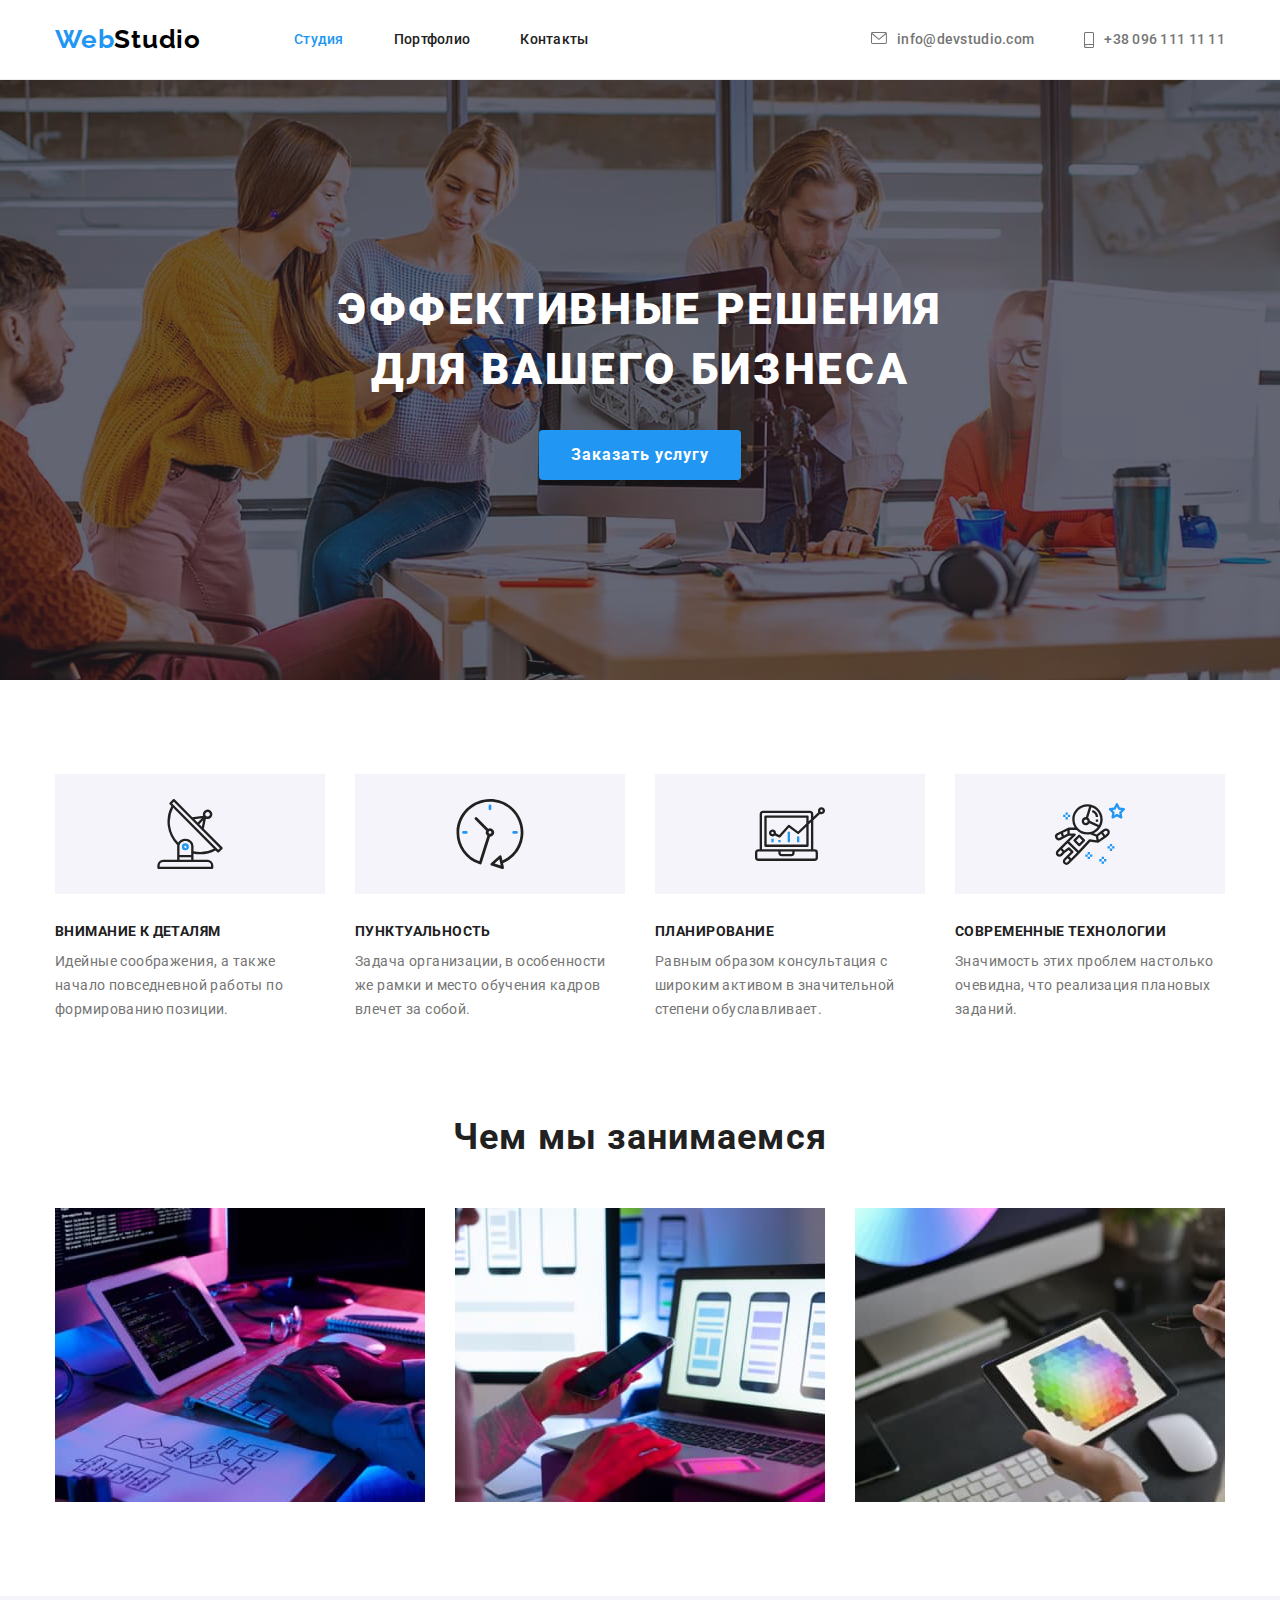
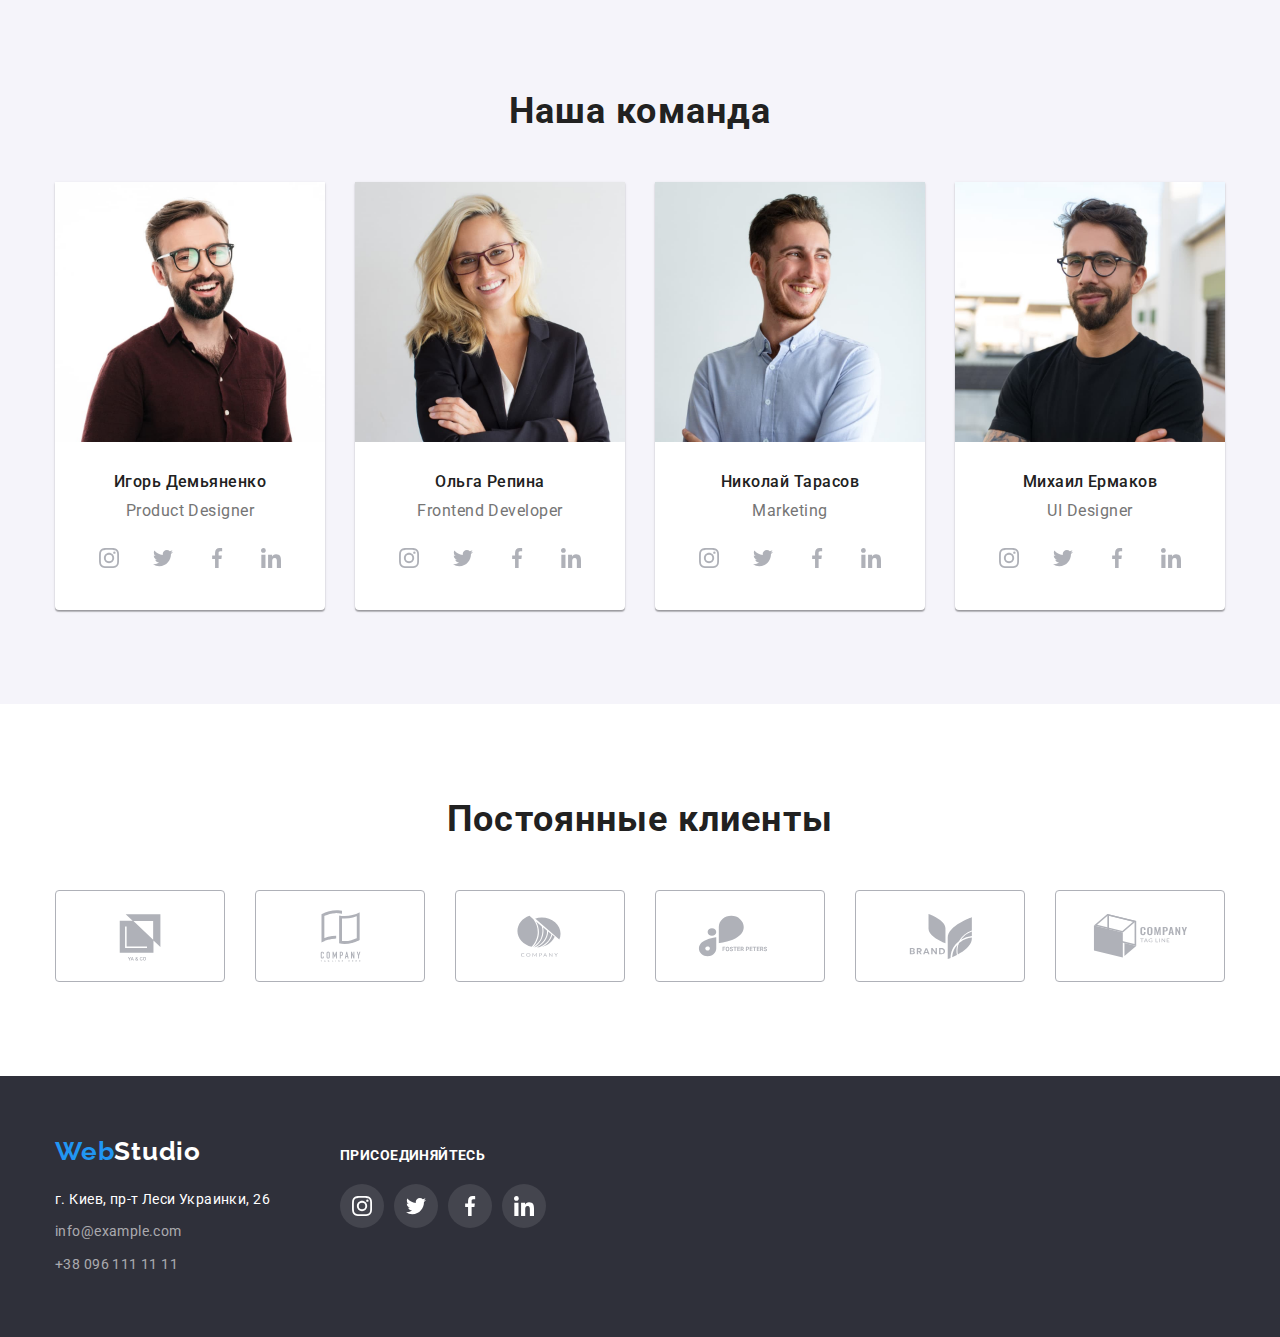
<file: index.html>
<!DOCTYPE html>
<html lang="ru">
  <head>
    <meta charset="UTF-8" />
    <meta http-equiv="X-UA-Compatible" content="IE=edge" />
    <meta name="viewport" content="width=device-width, initial-scale=1.0" />
    <title>WebStudio-Main</title>
    <link
      rel="stylesheet"
      href="https://cdnjs.cloudflare.com/ajax/libs/modern-normalize/1.0.0/modern-normalize.min.css"
    />
    <link
      href="https://fonts.googleapis.com/css2?family=Raleway:wght@700&family=Roboto:wght@400;500;700;900&display=swap"
      rel="stylesheet"
    />
    <link rel="stylesheet" href="./css/styles.css" />
  </head>

  <body>
    <!--Шапка-->
    <header class="page-header">
      <div class="container">
        <a lang="en" href="./index.html" class="logo link"
          ><span class="logo-accent">Web</span>Studio</a
        >
        <nav>
          <ul class="nav-list list">
            <li class="nav-item">
              <a href="./index.html" class="nav link current-page">Студия</a>
            </li>
            <li class="nav-item">
              <a href="./portfolio.html" class="nav link">Портфолио</a>
            </li>
            <li class="nav-item">
              <a href="#" class="nav link">Контакты </a>
            </li>
          </ul>
        </nav>
        <ul class="header-addr-list list">
          <li class="header-addr-item">
            <svg class="header-icon" width="16" height="12">
              <use href="./images/icons.svg#envelope"></use>
            </svg>
            <a href="mailto:info@devstudio.com" class="addr link"> info@devstudio.com </a>
          </li>
          <li class="header-addr-item">
            <svg class="header-icon smartphone" width="10" height="16">
              <use href="./images/icons.svg#smartphone"></use>
            </svg>
            <a href="tel:+380961111111" class="addr link"> +38 096 111 11 11 </a>
        </ul>
      </div>
    </header>
    <main>
      <!--Герой-->
      <section class="hero">
        <h1 class="hero-title">Эффективные решения для вашего бизнеса</h1>
        <button type="button" class="hero-button">Заказать услугу</button>
      </section>
      <!--Преимущества-->
      <section class="advantages section">
        <div class="container">
          <h2 class="visually-hidden">Преимущества</h2>
          <ul class="advantages-list list">
            <li class="advantages-list-item">
              <div class="advantages-icon-area">
                <svg class="advantages-icon">
                  <use href="./images/icons.svg#antenna"></use>
                </svg>
              </div>
              <h3 class="advantages-title">Внимание к деталям</h3>
              <p class="advantage-text">
                Идейные соображения, а также начало повседневной работы по формированию позиции.
              </p>
            </li>
            <li class="advantages-list-item">
              <div class="advantages-icon-area">
                <svg class="advantages-icon">
                  <use href="./images/icons.svg#clock"></use>
                </svg>
              </div>
              <h3 class="advantages-title">Пунктуальность</h3>
              <p class="advantage-text">
                Задача организации, в особенности же рамки и место обучения кадров влечет за собой.
              </p>
            </li>

            <li class="advantages-list-item">
              <div class="advantages-icon-area">
                <svg class="advantages-icon">
                  <use href="./images/icons.svg#diagram"></use>
                </svg>
              </div>
              <h3 class="advantages-title">Планирование</h3>
              <p class="advantage-text">
                Равным образом консультация с широким активом в значительной степени обуславливает.
              </p>
            </li>
            <li class="advantages-list-item">
              <div class="advantages-icon-area">
                <svg class="advantages-icon">
                  <use href="./images/icons.svg#astronaut"></use>
                </svg>
              </div>
              <h3 class="advantages-title">Современные технологии</h3>
              <p class="advantage-text">
                Значимость этих проблем настолько очевидна, что реализация плановых заданий.
              </p>
            </li>
          </ul>
        </div>
      </section>
      <!--Сферы-->
      <section class="spheres section">
        <div class="container">
          <h2 class="section-title">Чем мы занимаемся</h2>
          <ul class="spheres-list list">
            <li class="spheres-list-item">
              <img
                src="./images/index/sphere1.jpg"
                alt="Человек пишет программный код"
                width="370"
                height="294"
              />
            </li>
            <li class="spheres-list-item">
              <img
                src="./images/index/sphere2.jpg"
                alt="Человек разрабатывает интерфейс"
                width="370"
                height="294"
              />
            </li>
            <li class="spheres-list-item">
              <img
                src="./images/index/sphere3.jpg"
                alt="Человек выбирает цвет на планшете"
                width="370"
                height="294"
              />
            </li>
          </ul>
        </div>
      </section>
      <!--Команда-->
      <section class="team section">
        <div class="container">
          <h2 class="section-title">Наша команда</h2>
          <ul class="team-list list">
            <li class="team-list-item">
              <img src="./images/index/team1.jpg" alt="Игорь Демьяненко" width="270" height="260" />
              <h3 class="teammate">Игорь Демьяненко</h3>
              <p class="teammate-position">Product Designer</p>
              <ul class="teammate-social list">
                <li>
                  <a href="#" class="social-link">
                    <svg class="social-icon" width="20" height="20">
                      <use href="./images/icons.svg#instagram"></use>
                    </svg>
                  </a>
                </li>
                <li>
                  <a href="#" class="social-link">
                    <svg class="social-icon" width="20" height="20">
                      <use href="./images/icons.svg#twitter"></use>
                    </svg>
                  </a>
                </li>
                <li>
                  <a href="#" class="social-link">
                    <svg class="social-icon" width="20" height="20">
                      <use href="./images/icons.svg#facebook"></use>
                    </svg>
                  </a>
                </li>
                <li>
                  <a href="#" class="social-link">
                    <svg class="social-icon" width="20" height="20">
                      <use href="./images/icons.svg#linkedin"></use>
                    </svg>
                  </a>
                </li>
              </ul>
            </li>
            <li class="team-list-item">
              <img src="./images/index/team2.jpg" alt="Ольга Репина" width="270" height="260" />
              <h3 class="teammate">Ольга Репина</h3>
              <p class="teammate-position">Frontend Developer</p>
              <ul class="teammate-social list">
                <li>
                  <a href="#" class="social-link">
                    <svg class="social-icon" width="20" height="20">
                      <use href="./images/icons.svg#instagram"></use>
                    </svg>
                  </a>
                </li>
                <li>
                  <a href="#" class="social-link">
                    <svg class="social-icon" width="20" height="20">
                      <use href="./images/icons.svg#twitter"></use>
                    </svg>
                  </a>
                </li>
                <li>
                  <a href="#" class="social-link">
                    <svg class="social-icon" width="20" height="20">
                      <use href="./images/icons.svg#facebook"></use>
                    </svg>
                  </a>
                </li>
                <li>
                  <a href="#" class="social-link">
                    <svg class="social-icon" width="20" height="20">
                      <use href="./images/icons.svg#linkedin"></use>
                    </svg>
                  </a>
                </li>
              </ul>
            </li>
            <li class="team-list-item">
              <img src="./images/index/team3.jpg" alt="Николай Тарасов" width="270" height="260" />
              <h3 class="teammate">Николай Тарасов</h3>
              <p class="teammate-position">Marketing</p>
              <ul class="teammate-social list">
                <li>
                  <a href="#" class="social-link">
                    <svg class="social-icon" width="20" height="20">
                      <use href="./images/icons.svg#instagram"></use>
                    </svg>
                  </a>
                </li>
                <li>
                  <a href="#" class="social-link">
                    <svg class="social-icon" width="20" height="20">
                      <use href="./images/icons.svg#twitter"></use>
                    </svg>
                  </a>
                </li>
                <li>
                  <a href="#" class="social-link">
                    <svg class="social-icon" width="20" height="20">
                      <use href="./images/icons.svg#facebook"></use>
                    </svg>
                  </a>
                </li>
                <li>
                  <a href="#" class="social-link">
                    <svg class="social-icon" width="20" height="20">
                      <use href="./images/icons.svg#linkedin"></use>
                    </svg>
                  </a>
                </li>
              </ul>
            </li>
            <li class="team-list-item">
              <img src="./images/index/team4.jpg" alt="Михаил Ермаков" width="270" height="260" />
              <h3 class="teammate">Михаил Ермаков</h3>
              <p class="teammate-position">UI Designer</p>
              <ul class="teammate-social list">
                <li>
                  <a href="#" class="social-link">
                    <svg class="social-icon" width="20" height="20">
                      <use href="./images/icons.svg#instagram"></use>
                    </svg>
                  </a>
                </li>
                <li>
                  <a href="#" class="social-link">
                    <svg class="social-icon" width="20" height="20">
                      <use href="./images/icons.svg#twitter"></use>
                    </svg>
                  </a>
                </li>
                <li>
                  <a href="#" class="social-link">
                    <svg class="social-icon" width="20" height="20">
                      <use href="./images/icons.svg#facebook"></use>
                    </svg>
                  </a>
                </li>
                <li>
                  <a href="#" class="social-link">
                    <svg class="social-icon" width="20" height="20">
                      <use href="./images/icons.svg#linkedin"></use>
                    </svg>
                  </a>
                </li>
              </ul>
            </li>
          </ul>
        </div>
      </section>
      <!--Постоянные клиенты-->
      <section class="section">
        <div class="container">
          <h2 class="section-title">Постоянные клиенты</h2>
          <ul class="clients-list">
            <li class="clients-list-item list">
              <a href="#" class="clients-link link">
                <svg class="clients-icon" width="106" height="60">
                  <use href="./images/icons.svg#company1"></use>
                </svg>
              </a>
            </li>
            <li class="clients-list-item list">
              <a href="#" class="clients-link link">
                <svg class="clients-icon" width="106" height="60">
                  <use href="./images/icons.svg#company2"></use>
                </svg>
              </a>
            </li>
            <li class="clients-list-item list">
              <a href="#" class="clients-link link">
                <svg class="clients-icon" width="106" height="60">
                  <use href="./images/icons.svg#company3"></use>
                </svg>
              </a>
            </li>
            <li class="clients-list-item list">
              <a href="#" class="clients-link link">
                <svg class="clients-icon" width="106" height="60">
                  <use href="./images/icons.svg#company4"></use>
                </svg>
              </a>
            </li>
            <li class="clients-list-item list">
              <a href="#" class="clients-link link">
                <svg class="clients-icon" width="106" height="60">
                  <use href="./images/icons.svg#company5"></use>
                </svg>
              </a>
            </li>
            <li class="clients-list-item list">
              <a href="#" class="clients-link link">
                <svg class="clients-icon" width="106" height="60">
                  <use href="./images/icons.svg#company6"></use>
                </svg>
              </a>
            </li>
          </ul>
        </div>
      </section>
    </main>
    <!--Подвал-->
    <footer class="page-footer">
      <div class="footer-container container">
        <div class="footer-addr">
          <a lang="en" href="./index.html" class="logo link"
            ><span class="logo-accent">Web</span>Studio</a
          >
          <address>
            <ul class="list">
              <li><a href="" class="real-address addr link">г. Киев, пр-т Леси Украинки, 26</a></li>
              <li>
                <a href="mailto:info@example.com" class="email addr link">info@example.com</a>
              </li>
              <li><a href="tel:+380961111111" class="phone addr link">+38 096 111 11 11</a></li>
            </ul>
          </address>
        </div>
        <div class="footer-social">
          <h3 class="social-title">Присоединяйтесь</h3>
          <ul class="footer-social-list list">
            <li>
              <a href="#" class="footer-social-link">
                <svg class="footer-social-icon" width="20" height="20">
                  <use href="./images/icons.svg#instagram"></use>
                </svg>
              </a>
            </li>
            <li>
              <a href="#" class="footer-social-link">
                <svg class="footer-social-icon" width="20" height="20">
                  <use href="./images/icons.svg#twitter"></use>
                </svg>
              </a>
            </li>
            <li>
              <a href="#" class="footer-social-link">
                <svg class="footer-social-icon" width="20" height="20">
                  <use href="./images/icons.svg#facebook"></use>
                </svg>
              </a>
            </li>
            <li>
              <a href="#" class="footer-social-link">
                <svg class="footer-social-icon" width="20" height="20">
                  <use href="./images/icons.svg#linkedin"></use>
                </svg>
              </a>
            </li>
          </ul>
        </div>
      </div>
    </footer>
  </body>
</html>
</file>
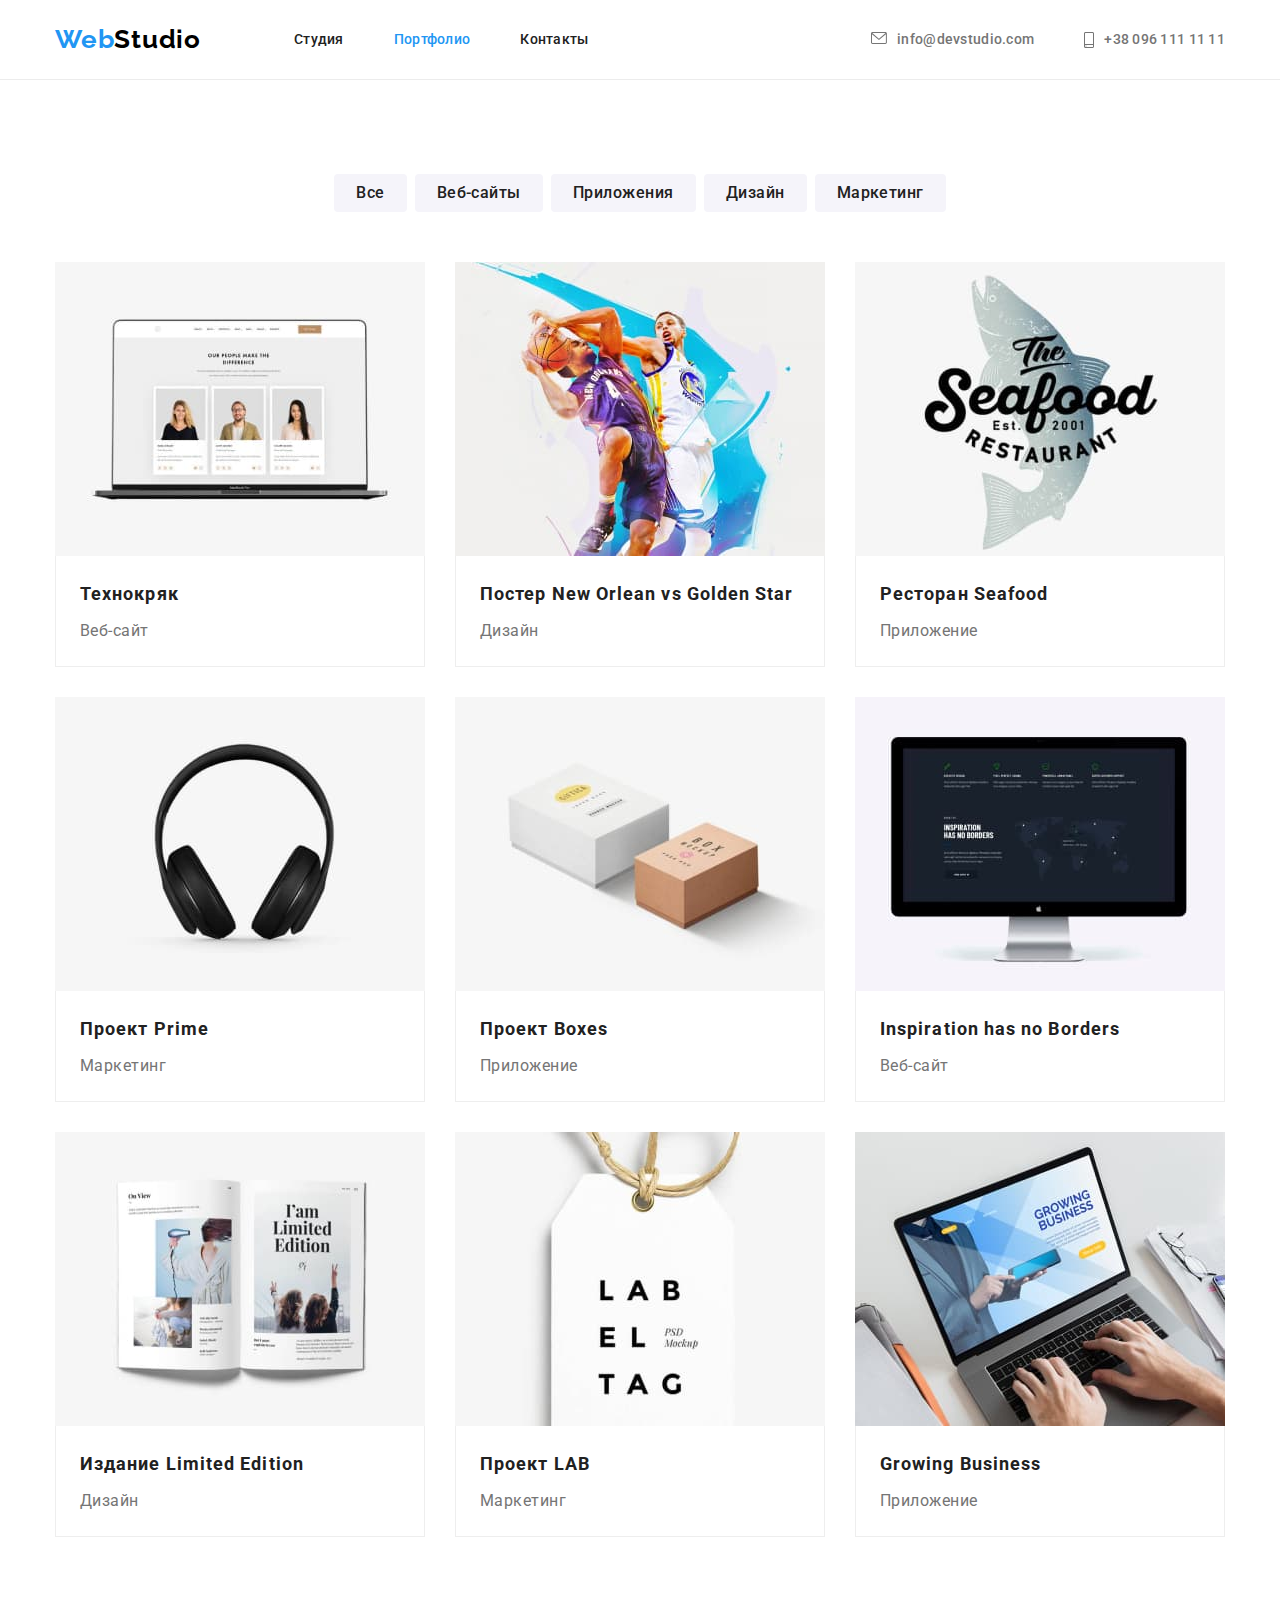
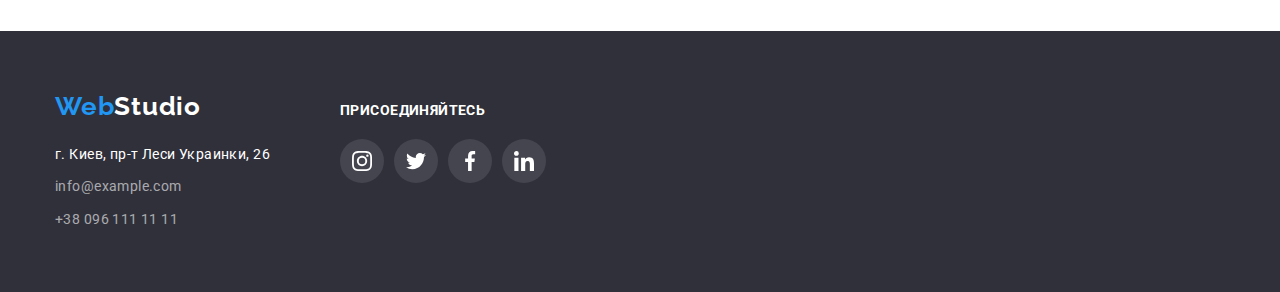
<file: portfolio.html>
<!DOCTYPE html>
<html lang="ru">
  <head>
    <meta charset="UTF-8" />
    <meta http-equiv="X-UA-Compatible" content="IE=edge" />
    <meta name="viewport" content="width=device-width, initial-scale=1.0" />
    <title>WebStudio-Portfolio</title>
    <link
      rel="stylesheet"
      href="https://cdnjs.cloudflare.com/ajax/libs/modern-normalize/1.0.0/modern-normalize.min.css"
    />
    <link
      href="https://fonts.googleapis.com/css2?family=Raleway:wght@700&family=Roboto:wght@400;500;700&display=swap"
      rel="stylesheet"
    />
    <link rel="stylesheet" href="./css/styles.css" />
  </head>
  <body>
    <!--Шапка-->
    <header class="page-header">
      <div class="container">
        <a lang="en" href="./index.html" class="logo link"
          ><span class="logo-accent">Web</span>Studio</a
        >
        <nav>
          <ul class="nav-list list">
            <li class="nav-item">
              <a href="./index.html" class="nav link">Студия</a>
            </li>
            <li class="nav-item">
              <a href="./portfolio.html" class="nav link current-page">Портфолио</a>
            </li>
            <li class="nav-item">
              <a href="#" class="nav link">Контакты </a>
            </li>
          </ul>
        </nav>
        <ul class="header-addr-list list">
          <li class="header-addr-item">
            <svg class="header-icon" width="16" height="12">
              <use href="./images/icons.svg#envelope"></use>
            </svg>
            <a href="mailto:info@devstudio.com" class="addr link"> info@devstudio.com </a>
          </li>
          <li class="header-addr-item">
            <svg class="header-icon smartphone" width="10" height="16">
              <use href="./images/icons.svg#smartphone"></use>
            </svg>
            <a href="tel:+380961111111" class="addr link"> +38 096 111 11 11 </a>
        </ul>
      </div>
    </header>

    <main>
      <!--Портфолио-->
      <section class="section">
        <div class="container">
          <h1 class="visually-hidden">Наши работы</h1>
          <ul class="filter-list list">
            <li class="filter-list-item">
              <button type="button" class="filter-button">Все</button>
            </li>
            <li class="filter-list-item">
              <button type="button" class="filter-button">Веб-сайты</button>
            </li>
            <li class="filter-list-item">
              <button type="button" class="filter-button">Приложения</button>
            </li>
            <li class="filter-list-item">
              <button type="button" class="filter-button">Дизайн</button>
            </li>
            <li class="filter-list-item">
              <button type="button" class="filter-button">Маркетинг</button>
            </li>
          </ul>
          <ul class="works-list list">
            <li class="works-list-item">
              <a>
                <img
                  src="./images/portfolio/technocrack.jpg"
                  alt="Интернет страница с изображениями людей"
                  width="370"
                  height="294"
                />
                <div class="portfolio-box">
                  <h2 class="portfolio-title">Технокряк</h2>
                  <p class="portfolio-description">Веб-сайт</p>
                </div>
              </a>
            </li>
            <li class="works-list-item">
              <a>
                <img
                  src="./images/portfolio/basketball.jpg"
                  alt="Баскетболисты"
                  width="370"
                  height="294"
                />
                <div class="portfolio-box">
                  <h2 class="portfolio-title">Постер New Orlean vs Golden Star</h2>
                  <p class="portfolio-description">Дизайн</p>
                </div>
              </a>
            </li>
            <li class="works-list-item">
              <a>
                <img
                  src="./images/portfolio/seafood.jpg"
                  alt="Логотип ресторана Seafood"
                  width="370"
                  height="294"
                />
                <div class="portfolio-box">
                  <h2 class="portfolio-title">Ресторан Seafood</h2>
                  <p class="portfolio-description">Приложение</p>
                </div>
              </a>
            </li>
            <li class="works-list-item">
              <a>
                <img src="./images/portfolio/prime.jpg" alt="Наушники" width="370" height="294" />
                <div class="portfolio-box">
                  <h2 class="portfolio-title">Проект Prime</h2>
                  <p class="portfolio-description">Маркетинг</p>
                </div>
              </a>
            </li>
            <li class="works-list-item">
              <a>
                <img
                  src="./images/portfolio/boxes.jpg"
                  alt="Две разные коробки"
                  width="370"
                  height="294"
                />
                <div class="portfolio-box">
                  <h2 class="portfolio-title">Проект Boxes</h2>
                  <p class="portfolio-description">Приложение</p>
                </div>
              </a>
            </li>
            <li class="works-list-item">
              <a>
                <img
                  src="./images/portfolio/inspiration.jpg"
                  alt="Компьютер с открытым сайтом"
                  width="370"
                  height="294"
                />
                <div class="portfolio-box">
                  <h2 class="portfolio-title">Inspiration has no Borders</h2>
                  <p class="portfolio-description">Веб-сайт</p>
                </div>
              </a>
            </li>
            <li class="works-list-item">
              <a>
                <img
                  src="./images/portfolio/limited-edition.jpg"
                  alt="Разворот журнала"
                  width="370"
                  height="294"
                />
                <div class="portfolio-box">
                  <h2 class="portfolio-title">Издание Limited Edition</h2>
                  <p class="portfolio-description">Дизайн</p>
                </div>
              </a>
            </li>
            <li class="works-list-item">
              <a>
                <img
                  src="./images/portfolio/lab.jpg"
                  alt="Бирка с надписью"
                  width="370"
                  height="294"
                />
                <div class="portfolio-box">
                  <h2 class="portfolio-title">Проект LAB</h2>
                  <p class="portfolio-description">Маркетинг</p>
                </div>
              </a>
            </li>
            <li class="works-list-item">
              <a>
                <img
                  src="./images/portfolio/growing-business.jpg"
                  alt="Человек работает за ноутбуком"
                  width="370"
                  height="294"
                />
                <div class="portfolio-box">
                  <h2 class="portfolio-title">Growing Business</h2>
                  <p class="portfolio-description">Приложение</p>
                </div>
              </a>
            </li>
          </ul>
        </div>
      </section>
    </main>
    <!--Подвал-->
    <footer class="page-footer">
      <div class="footer-container container">
        <div class="footer-addr">
          <a lang="en" href="./index.html" class="logo link"
            ><span class="logo-accent">Web</span>Studio</a
          >
          <address>
            <ul class="list">
              <li><a href="" class="real-address addr link">г. Киев, пр-т Леси Украинки, 26</a></li>
              <li>
                <a href="mailto:info@example.com" class="email addr link">info@example.com</a>
              </li>
              <li><a href="tel:+380961111111" class="phone addr link">+38 096 111 11 11</a></li>
            </ul>
          </address>
        </div>
        <div class="footer-social">
          <h3 class="social-title">Присоединяйтесь</h3>
          <ul class="footer-social-list list">
            <li>
              <a href="#" class="footer-social-link">
                <svg class="footer-social-icon" width="20" height="20">
                  <use href="./images/icons.svg#instagram"></use>
                </svg>
              </a>
            </li>
            <li>
              <a href="#" class="footer-social-link">
                <svg class="footer-social-icon" width="20" height="20">
                  <use href="./images/icons.svg#twitter"></use>
                </svg>
              </a>
            </li>
            <li>
              <a href="#" class="footer-social-link">
                <svg class="footer-social-icon" width="20" height="20">
                  <use href="./images/icons.svg#facebook"></use>
                </svg>
              </a>
            </li>
            <li>
              <a href="#" class="footer-social-link">
                <svg class="footer-social-icon" width="20" height="20">
                  <use href="./images/icons.svg#linkedin"></use>
                </svg>
              </a>
            </li>
          </ul>
        </div>
      </div>
    </footer>
  </body>
</html>
</file>
<file: css/styles.css>
:root {
  --primary-text-color: #212121;
  --secondary-text-color: #757575;
  --accent-text-color: #2196f3;
  --white-text-color: #ffffff;
  --black-text-color: #000000;
  --button-primary-bg-color: #f5f4fa;
  --hero-button-hover-color: #188ce8;
  --primary-bg-color: #2f303a;
  --header-border-color: #ececec;
  --portfolio-border-color: #eeeeee;
  --default-svg-color: #afb1b8;
}
/*=============Common====================*/

body {
  font-family: 'Roboto', sans-serif;
  color: var(--secondary-text-color);
}
h1,
h2,
h3,
p,
ul {
  margin-top: 0px;
  margin-bottom: 0px;
  padding-left: 0px;
}
img {
  display: block;
}

.visually-hidden {
  position: absolute;
  width: 1px;
  height: 1px;
  margin: -1px;
  border: 0;
  padding: 0;

  white-space: nowrap;
  clip-path: inset(100%);
  clip: rect(0 0 0 0);
  overflow: hidden;
}

.list {
  list-style: none;
}

.link {
  font-weight: 500;
  font-size: 14px;
  line-height: 1.14;
  letter-spacing: 0.02em;
  text-decoration: none;
}
.container {
  width: 1200px;
  margin: 0 auto;
  padding: 0 15px;
}
.section {
  padding-top: 94px;
  padding-bottom: 94px;
}
.section-title {
  margin-bottom: 50px;

  font-weight: 700;
  font-size: 36px;
  line-height: 1.17;
  text-align: center;
  letter-spacing: 0.03em;
  color: var(--primary-text-color);
}
/*=============Header====================*/
.page-header {
  padding-top: 24px;
  padding-bottom: 24px;
  border-bottom: 1px solid var(--header-border-color);
}
.page-header .container {
  display: flex;
  align-items: center;
}
.logo {
  font-family: 'Raleway', sans-serif;
  font-weight: 700;
  font-size: 26px;
  line-height: 1.2;
  letter-spacing: 0.03em;
}
.page-header .logo {
  margin-right: 93px;
  color: var(--black-text-color);
}
.logo-accent {
  color: var(--accent-text-color);
}
.nav {
  color: var(--primary-text-color);
}

.nav:hover,
.nav:focus {
  color: var(--accent-text-color);
}
.nav-list {
  display: flex;
}
.nav-item:not(:last-child) {
  margin-right: 50px;
}

.current-page {
  color: var(--accent-text-color);
}
.addr {
  display: block;
  color: var(--secondary-text-color);
}
.addr:hover,
.addr:focus {
  color: var(--accent-text-color);
}
.header-addr-item:focus-within > .header-icon {
  fill: var(--accent-text-color);
}

.header-addr-list {
  display: flex;
  margin-left: auto;
}
.header-addr-item {
  display: flex;
  align-content: center;
}
.header-addr-item:not(:last-child) {
  margin-right: 50px;
}
.header-addr-item:hover > .header-icon {
  fill: var(--accent-text-color);
}
.header-icon {
  margin-right: 10px;
  fill: var(--secondary-text-color);
}
/*=============Hero====================*/
.hero {
  padding-top: 200px;
  padding-bottom: 200px;
  text-align: center;
  max-width: 1600px;
  margin-left: auto;
  margin-right: auto;
  min-height: 600px;
  background-image: linear-gradient(to right, rgba(47, 48, 58, 0.4), rgba(47, 48, 58, 0.4)),
    url(../images/index/hero-bg.jpg);
  background-repeat: no-repeat;
  background-position: center;
  background-size: cover;
  background-color: var(--primary-bg-color);
}

.hero-title {
  width: 696px;
  margin-left: auto;
  margin-right: auto;
  margin-bottom: 30px;

  font-weight: 900;
  font-size: 44px;
  line-height: 1.36;
  text-align: center;
  letter-spacing: 0.06em;
  text-transform: uppercase;
  color: var(--white-text-color);
}

.hero-button {
  display: inline-block;
  border: none;
  border-radius: 4px;
  padding: 10px 32px;

  font-weight: 700;
  font-size: 16px;
  line-height: 1.87;
  align-items: center;
  text-align: center;
  letter-spacing: 0.06em;
  color: var(--white-text-color);
  background-color: var(--accent-text-color);
  box-shadow: 0px 4px 4px rgba(0, 0, 0, 0.15);

  cursor: pointer;
}
.hero-button:hover,
.hero-button:focus {
  background-color: var(--hero-button-hover-color);
}

/*=============Advantages====================*/
.advantages {
  padding-bottom: 47px;
}
.advantages-list {
  display: flex;
  justify-content: space-between;
}
.advantages-list-item {
  flex-basis: 270px;
}
.advantages-icon-area {
  display: flex;
  justify-content: center;
  align-items: center;
  width: 270px;
  height: 120px;

  background-color: var(--button-primary-bg-color);
}

.advantages-icon {
  width: 70px;
  height: 70px;
}

.advantages-list-item:not(:last-child) {
  margin-right: 30px;
}

.advantages-title {
  margin-top: 30px;
  margin-bottom: 10px;

  font-weight: 700;
  font-size: 14px;
  line-height: 1.14;
  letter-spacing: 0.03em;
  text-transform: uppercase;
  color: var(--primary-text-color);
}

.advantage-text {
  font-size: 14px;
  line-height: 1.71;
  letter-spacing: 0.03em;
}
/*=============Spheres====================*/
.spheres {
  padding-top: 47px;
}
.spheres-list {
  display: flex;
  justify-content: space-between;
}

/*=============Team====================*/
.team {
  background-color: var(--button-primary-bg-color);
}
.team-list {
  display: flex;
  flex-wrap: wrap;
  margin-top: -30px;
  margin-left: -30px;
}
.team-list-item {
  flex-basis: calc((100% - 4 * 30px) / 4);
  margin-top: 30px;
  margin-left: 30px;
  box-shadow: 0px 1px 3px rgba(0, 0, 0, 0.12), 0px 1px 1px rgba(0, 0, 0, 0.14),
    0px 2px 1px rgba(0, 0, 0, 0.2);
  border-radius: 0px 0px 4px 4px;
  background-color: var(--white-text-color);
}
.teammate {
  margin-top: 30px;

  font-weight: 500;
  font-size: 16px;
  line-height: 1.19;
  text-align: center;
  letter-spacing: 0.03em;
  color: var(--primary-text-color);
}
.teammate-position {
  margin-top: 10px;

  font-size: 16px;
  line-height: 1.19;
  text-align: center;
  letter-spacing: 0.03em;
}
.teammate-social {
  display: flex;
  justify-content: space-between;
  height: 44px;
  margin: 16px 32px 30px 32px;
}
.social-link {
  display: inline-block;
  width: 44px;
  height: 44px;
  border-radius: 50%;
}
.social-link:hover,
.social-link:focus {
  background-color: var(--accent-text-color);
}
.social-link:hover > .social-icon,
.social-link:focus > .social-icon {
  fill: var(--white-text-color);
}
.social-icon {
  fill: var(--default-svg-color);
  margin: 12px;
}
/*=============Clients====================*/

.clients-list {
  display: flex;
  justify-content: center;
}

.clients-list-item:not(:last-child) {
  margin-right: 30px;
}
.clients-link {
  display: block;
  border: none;
  width: 170px;
  height: 92px;
  padding: 16px 32px;
  background-color: var(--white-text-color);
  border: 1px solid var(--default-svg-color);
  border-radius: 4px;
}
.clients-link:hover,
.clients-link:focus {
  border: 1px solid var(--accent-text-color);
}
.clients-link:hover > .clients-icon,
.clients-link:focus > .clients-icon {
  fill: var(--accent-text-color);
}

.clients-icon {
  fill: var(--default-svg-color);
}
/*=============Portfolio====================*/
.filter-list {
  display: flex;
  justify-content: center;
  margin-bottom: 50px;

}

.filter-list-item:not(:last-child) {
  margin-right: 8px;
}

.filter-button {
  border: none;
  border-radius: 4px;
  padding: 6px 22px;

  font-weight: 500;
  font-size: 16px;
  line-height: 1.62;
  text-align: center;
  letter-spacing: 0.03em;
  color: var(--primary-text-color);
  background-color: var(--button-primary-bg-color);

  cursor: pointer;
}

.filter-button:hover,
.filter-button:focus {
  color: var(--white-text-color);
  background-color: var(--accent-text-color);
  box-shadow: 0px 3px 1px rgba(0, 0, 0, 0.1), 0px 1px 2px rgba(0, 0, 0, 0.08),
    0px 2px 2px rgba(0, 0, 0, 0.12);
}
.works-list {
  display: flex;
  flex-wrap: wrap;
  margin-right: -30px;
  margin-bottom: -30px;
}
.works-list-item {
  width: calc((100% - 3 * 30px) / 3);
  margin-right: 30px;
  margin-bottom: 30px;
}
.works-list-item:hover {
  box-shadow: 0px 1px 1px rgba(0, 0, 0, 0.12), 0px 4px 4px rgba(0, 0, 0, 0.06),
    1px 4px 6px rgba(0, 0, 0, 0.16);
}
.portfolio-box {
  border: 1px solid var(--portfolio-border-color);
  border-top: none;
  padding-top: 20px;
  padding-bottom: 20px;
}
.portfolio-title {
  margin-left: 24px;
  margin-bottom: 4px;

  font-weight: 700;
  font-size: 18px;
  line-height: 2;
  letter-spacing: 0.06em;
  color: var(--primary-text-color);
}

.portfolio-description {
  margin-left: 24px;

  font-size: 16px;
  line-height: 1.88;
  letter-spacing: 0.03em;
}

/*==============footer=============*/
.page-footer {
  background-color: var(--primary-bg-color);
  padding-top: 60px;
  padding-bottom: 60px;
}
.footer-container {
  display: flex;
}
.footer-addr {
  margin-right: 70px;
}
.page-footer .logo {
  display: inline-block;
  margin-bottom: 20px;

  color: var(--white-text-color);
}

.real-address {
  font-style: normal;
  font-weight: 400;
  font-size: 14px;
  line-height: 1.71;
  letter-spacing: 0.03em;
  color: var(--white-text-color);
}

.email,
.phone {
  display: inline-block;
  margin-top: 9px;

  font-style: normal;
  font-weight: 400;
  font-size: 14px;
  line-height: 1.71;
  letter-spacing: 0.03em;
  color: rgba(255, 255, 255, 0.6);
}
.footer-social {
  margin-top: 12px;
}
.social-title {
  margin-bottom: 20px;

  font-weight: 700;
  font-size: 14px;
  line-height: 1.14;
  letter-spacing: 0.03em;
  text-transform: uppercase;
  color: var(--white-text-color);
}
.footer-social-list {
  display: flex;
  justify-content: space-between;
  width: 206px;
  height: 44px;
}
.footer-social-link {
  display: inline-block;
  width: 44px;
  height: 44px;
  border-radius: 50%;
  background-color: rgba(255, 255, 255, 0.1);
}
.footer-social-link:hover,
.footer-social-link:focus {
  background-color: var(--accent-text-color);
}
.footer-social-icon {
  fill: var(--white-text-color);
  margin: 12px;
}

/*====================================*/
</file>
